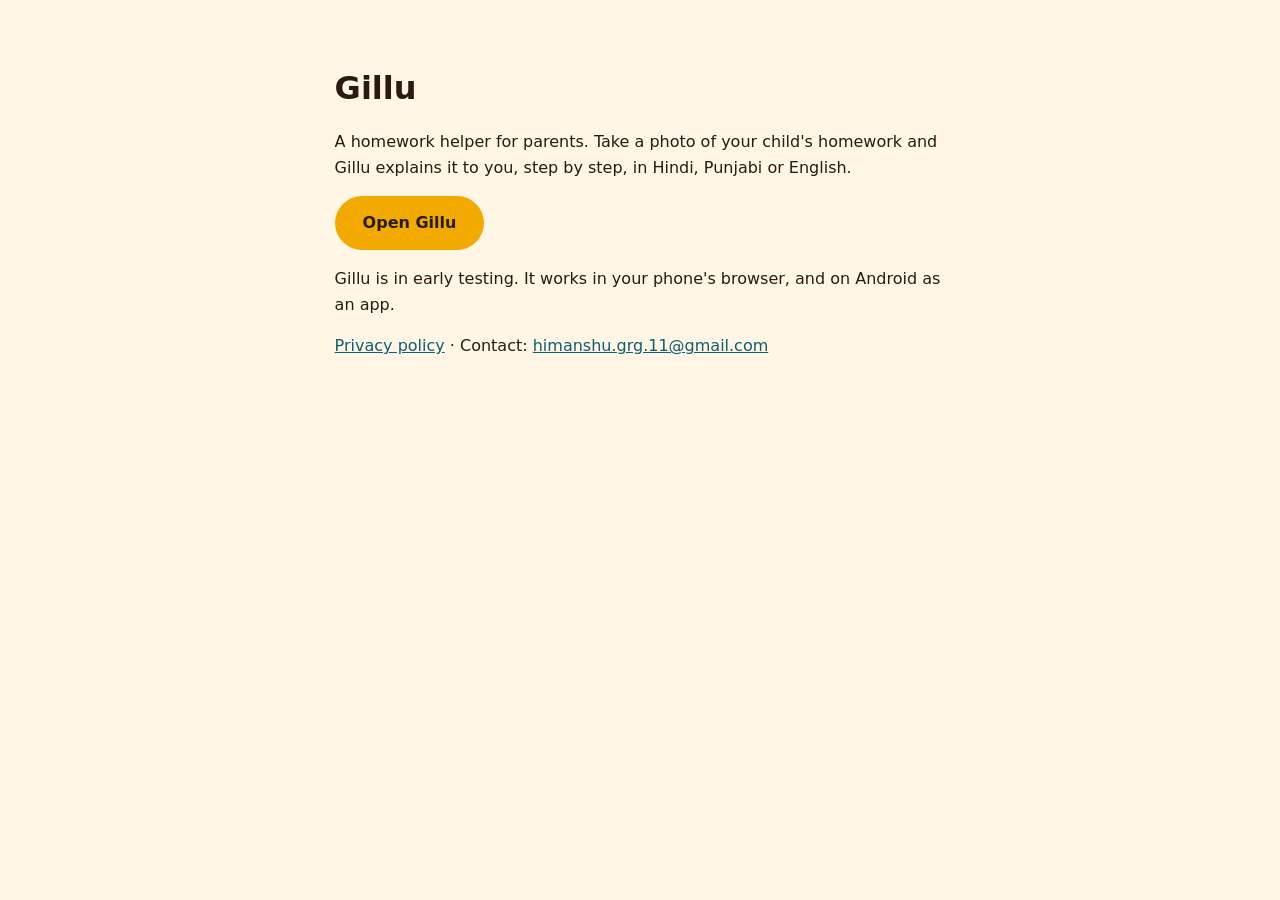
<file: index.html>
<!doctype html>
<html lang="en">
<head>
<meta charset="utf-8">
<meta name="viewport" content="width=device-width, initial-scale=1">
<title>Gillu</title>
<style>
  body { font-family: system-ui, sans-serif; background: #FFF6E5; color: #2A1A10; line-height: 1.6; margin: 0 }
  main { max-width: 60ch; margin: 0 auto; padding: 48px 16px }
  h1 { font-size: 32px; line-height: 1.2 } a { color: #0E5E6F }
</style>
</head>
<body>
<main>
<h1>Gillu</h1>
<p>A homework helper for parents. Take a photo of your child's homework and Gillu explains it to you, step by step, in Hindi, Punjabi or English.</p>
<p><a href="app/" style="display:inline-block;background:#F2A900;color:#2A1A10;font-weight:700;padding:14px 28px;border-radius:28px;text-decoration:none">Open Gillu</a></p>
<p>Gillu is in early testing. It works in your phone's browser, and on Android as an app.</p>
<p><a href="privacy.html">Privacy policy</a> · Contact: <a href="mailto:himanshu.grg.11@gmail.com">himanshu.grg.11@gmail.com</a></p>
</main>
</body>
</html>
</file>
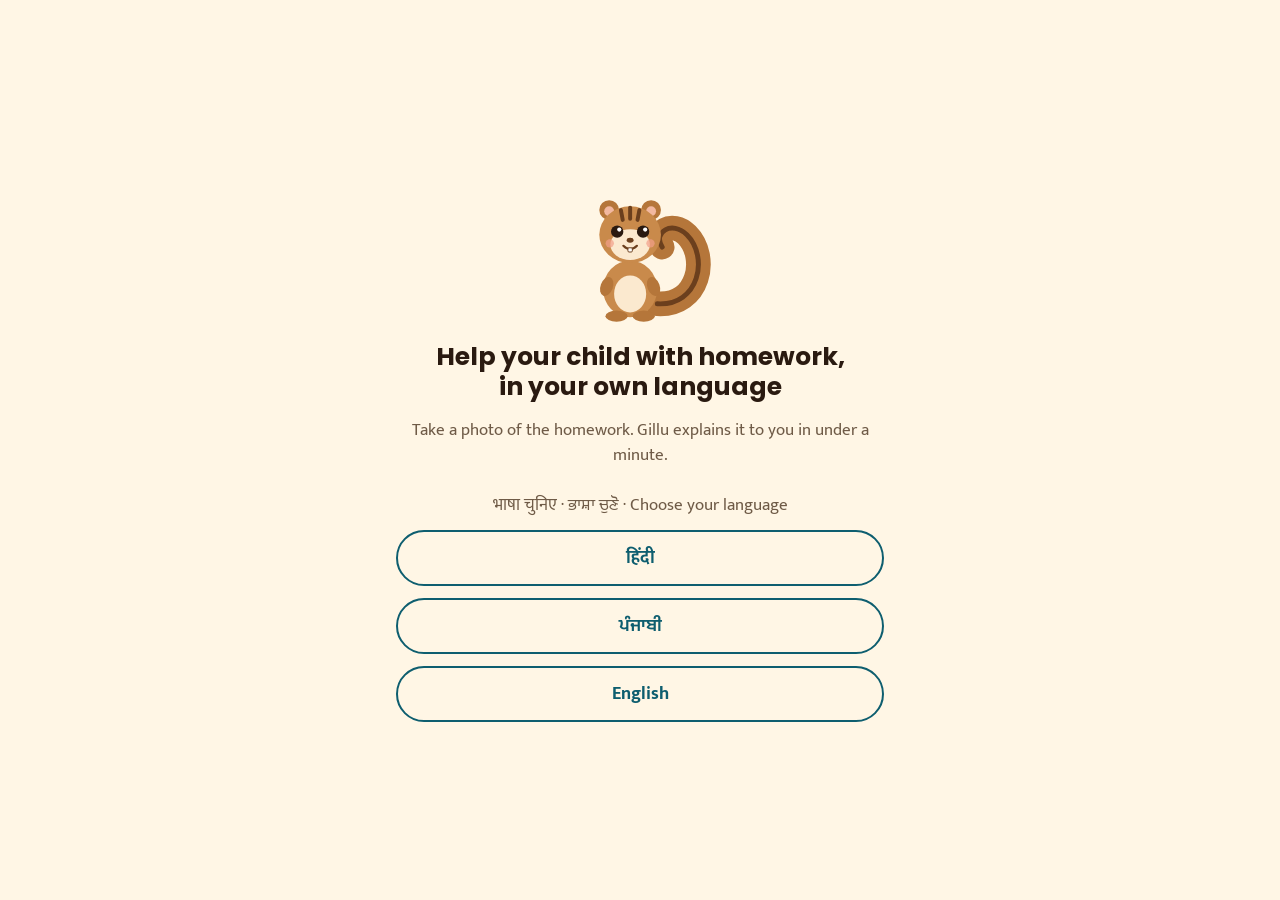
<file: app/index.html>
<!doctype html>
<html lang="en">
<head>
<meta charset="utf-8">
<meta name="viewport" content="width=device-width, initial-scale=1, viewport-fit=cover">
<meta name="theme-color" content="#FFF6E5" media="(prefers-color-scheme: light)">
<meta name="theme-color" content="#1B120B" media="(prefers-color-scheme: dark)">
<title>Gillu</title>
<link rel="stylesheet" href="fonts.css">
<link rel="stylesheet" href="styles.css">
</head>
<body>
<svg width="0" height="0" style="position:absolute" aria-hidden="true">
  <symbol id="gillu-head" viewBox="0 0 64 64">
    <circle cx="15" cy="16" r="8" fill="#B5763A"/><circle cx="15" cy="17" r="4" fill="#F2B8A0"/>
    <circle cx="49" cy="16" r="8" fill="#B5763A"/><circle cx="49" cy="17" r="4" fill="#F2B8A0"/>
    <ellipse cx="32" cy="36" rx="25" ry="23" fill="#C98A4B"/>
    <g stroke="#6B3F1D" stroke-width="3.2" stroke-linecap="round" fill="none"><path d="M32 14v9"/><path d="M24.5 16l1.5 8"/><path d="M39.5 16l-1.5 8"/></g>
    <ellipse cx="32" cy="44" rx="16" ry="12.5" fill="#FBE9CF"/>
    <circle cx="21.5" cy="33.5" r="5" fill="#2A1A10"/><circle cx="23.2" cy="31.8" r="1.7" fill="#FFFFFF"/>
    <circle cx="42.5" cy="33.5" r="5" fill="#2A1A10"/><circle cx="44.2" cy="31.8" r="1.7" fill="#FFFFFF"/>
    <circle cx="15.5" cy="43" r="3.4" fill="#F2A08A" opacity=".7"/><circle cx="48.5" cy="43" r="3.4" fill="#F2A08A" opacity=".7"/>
    <ellipse cx="32" cy="40.5" rx="2.8" ry="2" fill="#6B3F1D"/>
    <path d="M26.5 45q5.5 5.5 11 0" stroke="#6B3F1D" stroke-width="1.8" stroke-linecap="round" fill="none"/>
    <rect x="30.2" y="46.6" width="3.6" height="3.4" rx=".9" fill="#FFFFFF" stroke="#6B3F1D" stroke-width=".8"/>
  </symbol>
  <symbol id="gillu-full" viewBox="0 0 120 120">
    <path d="M74 102C108 104 116 64 98 46C86 34 70 44 78 56" stroke="#B5763A" stroke-width="20" stroke-linecap="round" fill="none"/>
    <path d="M74 102C108 104 116 64 98 46C86 34 70 44 78 56" stroke="#6B3F1D" stroke-width="4" stroke-linecap="round" fill="none"/>
    <ellipse cx="52" cy="90" rx="22" ry="23" fill="#C98A4B"/>
    <ellipse cx="52" cy="94" rx="13" ry="15" fill="#FBE9CF"/>
    <ellipse cx="41" cy="112" rx="9" ry="4.5" fill="#B5763A"/><ellipse cx="63" cy="112" rx="9" ry="4.5" fill="#B5763A"/>
    <ellipse cx="33" cy="88" rx="5" ry="8" fill="#B5763A" transform="rotate(20 33 88)"/><ellipse cx="71" cy="88" rx="5" ry="8" fill="#B5763A" transform="rotate(-20 71 88)"/>
    <use href="#gillu-head" x="20" y="10" width="64" height="64"/>
  </symbol>
</svg>
<main id="app" aria-live="polite"></main>
<input type="file" id="file-camera" accept="image/*" capture="environment" hidden>
<input type="file" id="file-gallery" accept="image/*" hidden>
<script src="vendor/supabase.js"></script>
<script src="js/config.js"></script>
<script src="js/i18n.js"></script>
<script src="js/pictures.js"></script>
<script src="js/app.js"></script>
</body>
</html>
</file>
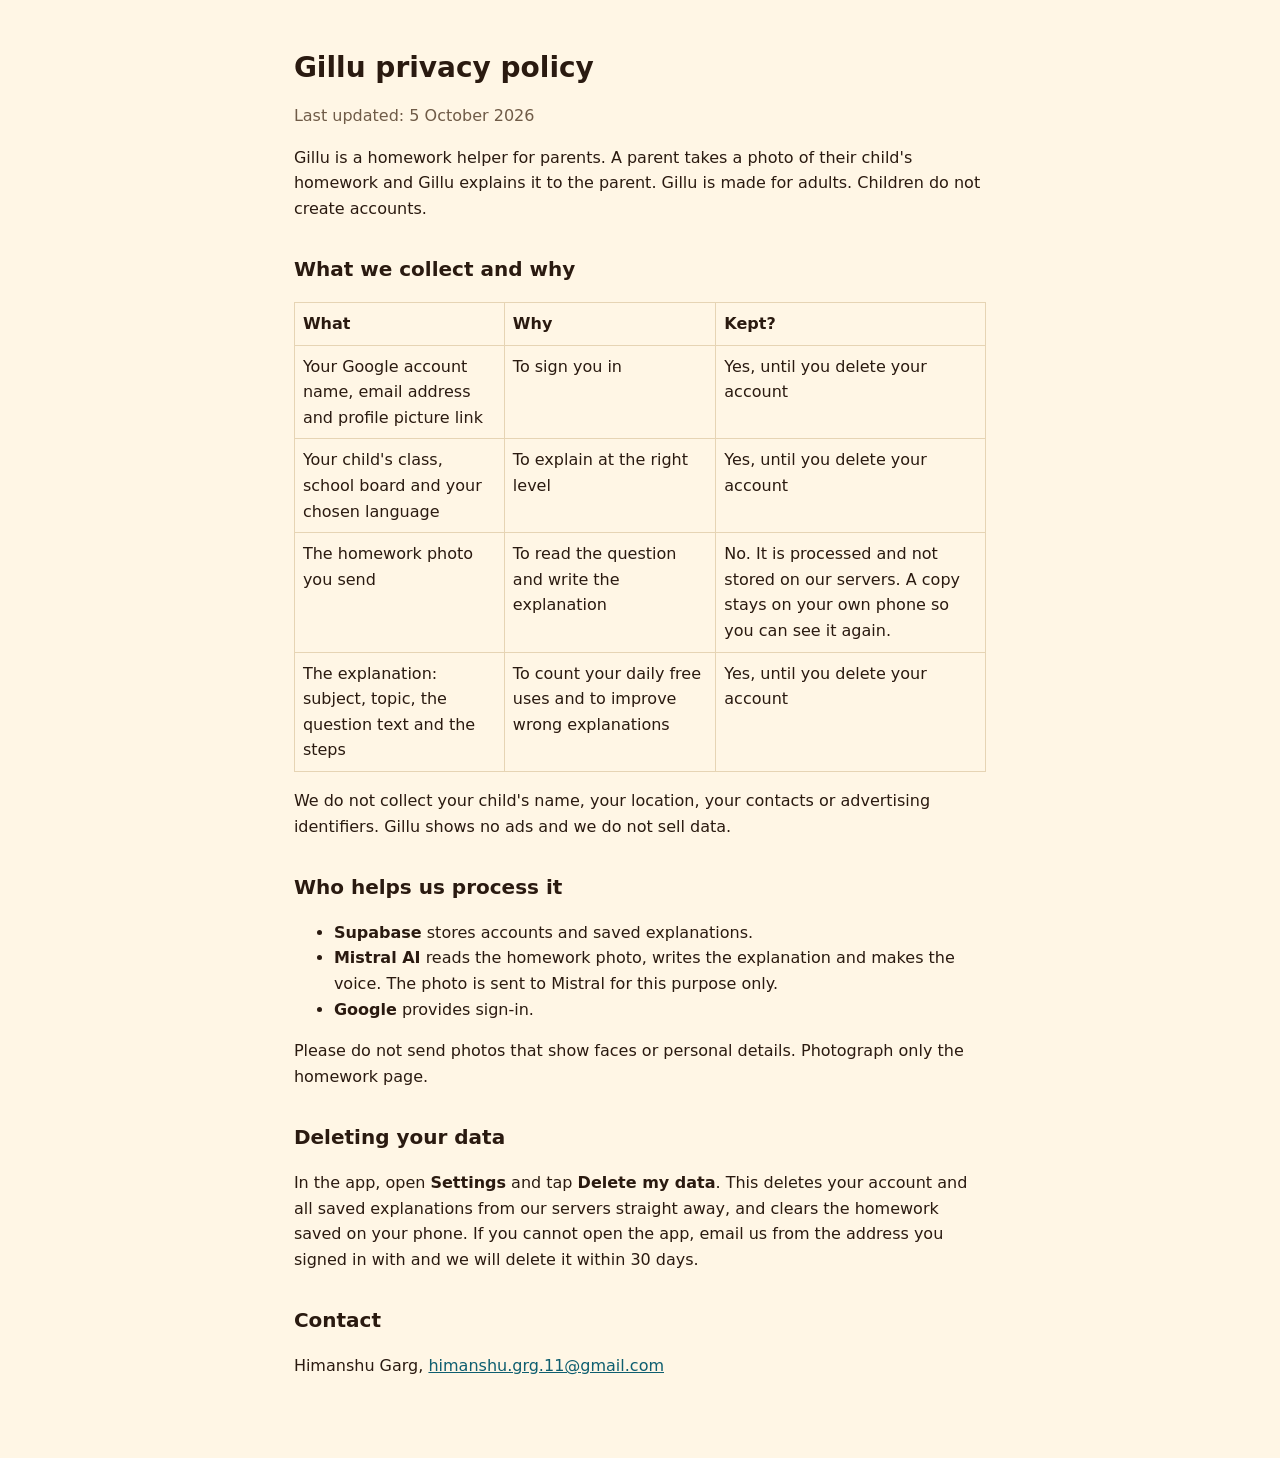
<file: privacy.html>
<!doctype html>
<html lang="en">
<head>
<meta charset="utf-8">
<meta name="viewport" content="width=device-width, initial-scale=1">
<title>Gillu privacy policy</title>
<style>
  body { font-family: system-ui, sans-serif; background: #FFF6E5; color: #2A1A10; line-height: 1.6; margin: 0 }
  main { max-width: 68ch; margin: 0 auto; padding: 32px 16px 64px }
  h1 { font-size: 28px; line-height: 1.2 } h2 { font-size: 20px; margin-top: 32px }
  a { color: #0E5E6F } table { border-collapse: collapse; width: 100% } td, th { border: 1px solid #E6D4B4; padding: 8px; text-align: left; vertical-align: top }
  .muted { color: #6F5B47 }
</style>
</head>
<body>
<main>
<h1>Gillu privacy policy</h1>
<p class="muted">Last updated: 5 October 2026</p>
<p>Gillu is a homework helper for parents. A parent takes a photo of their child's homework and Gillu explains it to the parent. Gillu is made for adults. Children do not create accounts.</p>

<h2>What we collect and why</h2>
<table>
<tr><th>What</th><th>Why</th><th>Kept?</th></tr>
<tr><td>Your Google account name, email address and profile picture link</td><td>To sign you in</td><td>Yes, until you delete your account</td></tr>
<tr><td>Your child's class, school board and your chosen language</td><td>To explain at the right level</td><td>Yes, until you delete your account</td></tr>
<tr><td>The homework photo you send</td><td>To read the question and write the explanation</td><td>No. It is processed and not stored on our servers. A copy stays on your own phone so you can see it again.</td></tr>
<tr><td>The explanation: subject, topic, the question text and the steps</td><td>To count your daily free uses and to improve wrong explanations</td><td>Yes, until you delete your account</td></tr>
</table>
<p>We do not collect your child's name, your location, your contacts or advertising identifiers. Gillu shows no ads and we do not sell data.</p>

<h2>Who helps us process it</h2>
<ul>
<li><strong>Supabase</strong> stores accounts and saved explanations.</li>
<li><strong>Mistral AI</strong> reads the homework photo, writes the explanation and makes the voice. The photo is sent to Mistral for this purpose only.</li>
<li><strong>Google</strong> provides sign-in.</li>
</ul>
<p>Please do not send photos that show faces or personal details. Photograph only the homework page.</p>

<h2>Deleting your data</h2>
<p>In the app, open <strong>Settings</strong> and tap <strong>Delete my data</strong>. This deletes your account and all saved explanations from our servers straight away, and clears the homework saved on your phone. If you cannot open the app, email us from the address you signed in with and we will delete it within 30 days.</p>

<h2>Contact</h2>
<p>Himanshu Garg, <a href="mailto:himanshu.grg.11@gmail.com">himanshu.grg.11@gmail.com</a></p>
</main>
</body>
</html>
</file>
<file: app/fonts.css>
@font-face{font-family:"Mukta";src:url("fonts/mukta-latin-400-normal.woff2") format("woff2");font-weight:400;font-display:swap;unicode-range:U+0000-00FF,U+0131,U+2000-206F,U+20AC,U+2122,U+2191,U+2193,U+2212,U+2215,U+25A1,U+2260}
@font-face{font-family:"Mukta";src:url("fonts/mukta-devanagari-400-normal.woff2") format("woff2");font-weight:400;font-display:swap;unicode-range:U+0900-097F,U+1CD0-1CF9,U+200C-200D,U+20B9,U+25CC,U+A830-A839,U+A8E0-A8FF}
@font-face{font-family:"Mukta Mahee";src:url("fonts/mukta-mahee-gurmukhi-400-normal.woff2") format("woff2");font-weight:400;font-display:swap;unicode-range:U+0951-0952,U+0964-0965,U+0A01-0A76,U+200C-200D,U+20B9,U+25CC,U+262C,U+A830-A839}
@font-face{font-family:"Mukta";src:url("fonts/mukta-latin-500-normal.woff2") format("woff2");font-weight:500;font-display:swap;unicode-range:U+0000-00FF,U+0131,U+2000-206F,U+20AC,U+2122,U+2191,U+2193,U+2212,U+2215,U+25A1,U+2260}
@font-face{font-family:"Mukta";src:url("fonts/mukta-devanagari-500-normal.woff2") format("woff2");font-weight:500;font-display:swap;unicode-range:U+0900-097F,U+1CD0-1CF9,U+200C-200D,U+20B9,U+25CC,U+A830-A839,U+A8E0-A8FF}
@font-face{font-family:"Mukta Mahee";src:url("fonts/mukta-mahee-gurmukhi-500-normal.woff2") format("woff2");font-weight:500;font-display:swap;unicode-range:U+0951-0952,U+0964-0965,U+0A01-0A76,U+200C-200D,U+20B9,U+25CC,U+262C,U+A830-A839}
@font-face{font-family:"Mukta";src:url("fonts/mukta-latin-700-normal.woff2") format("woff2");font-weight:700;font-display:swap;unicode-range:U+0000-00FF,U+0131,U+2000-206F,U+20AC,U+2122,U+2191,U+2193,U+2212,U+2215,U+25A1,U+2260}
@font-face{font-family:"Mukta";src:url("fonts/mukta-devanagari-700-normal.woff2") format("woff2");font-weight:700;font-display:swap;unicode-range:U+0900-097F,U+1CD0-1CF9,U+200C-200D,U+20B9,U+25CC,U+A830-A839,U+A8E0-A8FF}
@font-face{font-family:"Mukta Mahee";src:url("fonts/mukta-mahee-gurmukhi-700-normal.woff2") format("woff2");font-weight:700;font-display:swap;unicode-range:U+0951-0952,U+0964-0965,U+0A01-0A76,U+200C-200D,U+20B9,U+25CC,U+262C,U+A830-A839}
@font-face{font-family:"Poppins";src:url("fonts/poppins-latin-600-normal.woff2") format("woff2");font-weight:600;font-display:swap;unicode-range:U+0000-00FF,U+0131,U+2000-206F,U+20AC,U+2122,U+2191,U+2193,U+2212,U+2215,U+25A1,U+2260}
@font-face{font-family:"Poppins";src:url("fonts/poppins-devanagari-600-normal.woff2") format("woff2");font-weight:600;font-display:swap;unicode-range:U+0900-097F,U+1CD0-1CF9,U+200C-200D,U+20B9,U+25CC,U+A830-A839,U+A8E0-A8FF}
@font-face{font-family:"Poppins";src:url("fonts/poppins-latin-700-normal.woff2") format("woff2");font-weight:700;font-display:swap;unicode-range:U+0000-00FF,U+0131,U+2000-206F,U+20AC,U+2122,U+2191,U+2193,U+2212,U+2215,U+25A1,U+2260}
@font-face{font-family:"Poppins";src:url("fonts/poppins-devanagari-700-normal.woff2") format("woff2");font-weight:700;font-display:swap;unicode-range:U+0900-097F,U+1CD0-1CF9,U+200C-200D,U+20B9,U+25CC,U+A830-A839,U+A8E0-A8FF}
</file>
<file: app/styles.css>
/* Gillu app. Parent mode: calm cream and ink, one marigold action per screen. See ../../DESIGN-LANGUAGE.md */
:root {
  --bg: #FFF6E5; --surface: #FFFDF8; --ink: #2A1A10; --muted: #6F5B47; --line: #E6D4B4;
  --hero: #F2A900; --hero-soft: #FFE6A8; --on-hero: #2A1A10;
  --teal: #0E5E6F; --teal-soft: #D3E8EB; --alert: #C4203A; --faint: #8C7A66;
  --display: "Poppins", "Mukta", "Mukta Mahee", system-ui, sans-serif;
  --body: "Mukta", "Mukta Mahee", system-ui, sans-serif;
  color-scheme: light;
}
@media (prefers-color-scheme: dark) {
  :root {
    --bg: #1B120B; --surface: #2B1E14; --ink: #F8ECD9; --muted: #C2AC8F; --line: #4A3722;
    --hero: #F7B824; --hero-soft: #57400F; --on-hero: #2A1A10;
    --teal: #6CC3D4; --teal-soft: #133F49; --alert: #F2647A; --faint: #A8937A;
    color-scheme: dark;
  }
}
* { box-sizing: border-box; margin: 0; -webkit-tap-highlight-color: transparent }
[hidden] { display: none !important }
html, body { height: 100% }
body { background: var(--bg); color: var(--ink); font-family: var(--body); font-size: 17px; line-height: 1.5; overscroll-behavior: none }
button { font: inherit; color: inherit; cursor: pointer; border: 0; background: none }
button:focus-visible, a:focus-visible, label:focus-within { outline: 3px solid var(--teal); outline-offset: 2px }
h1, h2 { font-family: var(--display); line-height: 1.2; text-wrap: balance }
h1 { font-size: 25px; font-weight: 700 }
h2 { font-size: 20px; font-weight: 600 }
.muted { color: var(--muted) }
.small { font-size: 14px }

#app { height: 100%; max-width: 520px; margin-inline: auto; display: flex; flex-direction: column;
  padding: env(safe-area-inset-top, 0px) 0 env(safe-area-inset-bottom, 0px) }
.screen { flex: 1; min-height: 0; display: flex; flex-direction: column; gap: 24px; padding: 24px 16px; overflow-y: auto }
.screen.center { justify-content: center }
.grow { flex: 1 }
.stack { display: flex; flex-direction: column; gap: 12px }
.stack.tight { gap: 4px }

/* buttons */
.btn { min-height: 56px; border-radius: 28px; padding: 12px 24px; font-weight: 700; font-size: 18px; display: flex; align-items: center; justify-content: center; gap: 12px; width: 100%; text-align: center }
.btn.primary { background: var(--hero); color: var(--on-hero) }
.btn.primary:active { filter: brightness(.94) }
.btn.outline { border: 2px solid var(--teal); color: var(--teal) }
.btn.outline:active { background: var(--teal-soft) }
.btn.text { min-height: 48px; color: var(--teal); font-size: 16px; width: auto; align-self: center; padding-inline: 16px }
.btn.danger { color: var(--alert) }
.btn svg { width: 26px; height: 26px; flex: none }
.btn[disabled] { opacity: .5 }
.iconbtn { width: 48px; height: 48px; border-radius: 50%; display: grid; place-items: center; color: var(--ink); flex: none }
.iconbtn:active { background: var(--hero-soft) }
.iconbtn[disabled] { opacity: .3 }
.iconbtn svg { width: 26px; height: 26px }

/* welcome + sign in */
.hero { display: flex; flex-direction: column; align-items: center; text-align: center; gap: 16px }
.hero svg.gillu { width: 148px; height: 148px }
.choices { display: grid; gap: 12px }
.chips { display: flex; flex-wrap: wrap; gap: 8px }
.chip { min-height: 48px; min-width: 56px; padding: 8px 16px; border-radius: 24px; border: 2px solid var(--line); background: var(--surface); font-weight: 700 }
.chip[aria-pressed="true"] { border-color: var(--hero); background: var(--hero-soft) }
.field { min-height: 52px; border-radius: 12px; border: 2px solid var(--line); background: var(--surface); color: var(--ink); font: inherit; padding: 8px 16px; width: 100% }
.field:focus-visible { outline: 3px solid var(--teal); outline-offset: 2px }
.gmark { width: 24px; height: 24px; flex: none }

/* top bars */
.bar { display: flex; align-items: center; gap: 8px; min-height: 48px }
.bar h1, .bar h2 { flex: 1; min-width: 0 }
.bar .one { white-space: nowrap; overflow: hidden; text-overflow: ellipsis }
.bar .who { display: flex; align-items: center; gap: 12px; flex: 1; min-width: 0 }
.avatar { width: 48px; height: 48px; border-radius: 50%; background: var(--hero-soft); display: grid; place-items: center; flex: none }
.avatar svg { width: 40px; height: 40px }

/* home */
.cta { background: var(--surface); border: 2px solid var(--line); border-radius: 24px; padding: 24px 16px; display: flex; flex-direction: column; gap: 12px; align-items: stretch; text-align: center }
.list { display: flex; flex-direction: column; gap: 8px }
.item { display: grid; grid-template-columns: 56px minmax(0, 1fr) auto; gap: 12px; align-items: center; background: var(--surface); border: 1px solid var(--line); border-radius: 16px; padding: 8px 12px 8px 8px; text-align: left; width: 100%; min-height: 72px }
.item img { width: 56px; height: 56px; border-radius: 10px; object-fit: cover; background: var(--line) }
.item b { display: block; font-weight: 700; overflow: hidden; text-overflow: ellipsis; white-space: nowrap }
.item span { font-size: 14px; color: var(--muted) }
.item svg { width: 20px; height: 20px; color: var(--muted) }
.empty { border: 2px dashed var(--line); border-radius: 16px; padding: 24px 16px; text-align: center; color: var(--muted) }

/* working */
.shot { width: 100%; max-height: 36vh; object-fit: contain; border-radius: 16px; background: var(--line) }
.stages { display: flex; flex-direction: column; gap: 12px }
.stage { display: grid; grid-template-columns: 28px minmax(0, 1fr); gap: 12px; align-items: center; color: var(--muted) }
.stage i { width: 28px; height: 28px; border-radius: 50%; border: 2px solid var(--line); display: grid; place-items: center }
.stage i svg { width: 16px; height: 16px; opacity: 0 }
.stage.now { color: var(--ink); font-weight: 700 }
.stage.now i { border-color: var(--hero); border-top-color: transparent; animation: spin 1s linear infinite }
.stage.done { color: var(--ink) }
.stage.done i { background: var(--hero); border-color: var(--hero) }
.stage.done i svg { opacity: 1 }
@keyframes spin { to { transform: rotate(360deg) } }
.thinking svg.gillu { width: 96px; height: 96px; animation: bob 1.2s ease-in-out infinite alternate }
@keyframes bob { to { transform: translateY(-6px) rotate(-3deg) } }

/* player */
#player { padding: 12px 16px 16px; gap: 12px; overflow: hidden }
.dots { display: flex; gap: 6px; flex: none }
.dots i { width: 24px; height: 6px; border-radius: 3px; background: var(--line) }
.dots i.on { background: var(--hero) }
.photo { height: 15vh; min-height: 88px; border-radius: 16px; background: var(--line); overflow: hidden; flex: none; padding: 0; width: 100% }
.photo img { width: 100%; height: 100%; object-fit: contain; display: block }
.photo.big { height: 58vh }
.board { flex: 1; min-height: 0; background: #FFFDF8; color: #2A1A10; border: 2px solid var(--line); border-radius: 16px; padding: 12px 16px; display: flex; align-items: center; gap: 12px; overflow: hidden }
.board .lines { flex: 1; min-width: 0; display: flex; flex-direction: column; justify-content: center; gap: 6px }
.board .line { font-family: var(--display); font-weight: 600; font-size: var(--bs, 26px); line-height: 1.25; color: #8C7A66; display: flex; align-items: center; gap: .3em; white-space: nowrap; padding-left: 14px; position: relative }
.board .line.now { color: #0E5E6F }
.board .line.now::before { content: ""; position: absolute; left: 0; top: .15em; bottom: .15em; width: 7px; border-radius: 4px; background: #F2A900 }
.board .fr { display: inline-flex; flex-direction: column; align-items: center; font-size: .82em; line-height: 1.05 }
.board .fr i { font-style: normal; padding: 0 .18em }
.board .fr i:first-child { border-bottom: .09em solid currentColor }
.board .box { display: inline-grid; place-items: center; min-width: 1.5em; height: 1.5em; border: 3px solid #F2A900; border-radius: 8px; background: #FFE6A8; color: #2A1A10; font-size: .85em }
.board svg.pic { width: 100%; height: auto; display: block }
.board #pic { width: 50%; max-width: 240px; flex: none }
.board.nopic #pic { display: none }
.cap { min-height: 5.6em; background: #2A1A10; color: #FFF6E5; border-radius: 16px; padding: 12px 16px; font-size: 19px; font-weight: 500; line-height: 1.4; display: flex; align-items: center; flex: none }
.unsure { text-align: center; border: 2px solid var(--alert); border-radius: 12px; padding: 8px 12px; flex: none }
.controls { display: flex; align-items: center; justify-content: center; gap: 24px; flex: none }
.playbtn { width: 72px; height: 72px; border-radius: 50%; background: var(--hero); color: var(--on-hero); display: grid; place-items: center }
.playbtn svg { width: 32px; height: 32px }
.playbtn:active { filter: brightness(.94) }

/* questions */
.q { display: grid; grid-template-columns: minmax(0, 1fr) auto; gap: 12px; align-items: center; background: var(--surface); border: 1px solid var(--line); border-radius: 16px; padding: 16px }
.q p { font-size: 18px }
.tick { min-width: 48px; min-height: 48px; border-radius: 24px; border: 2px solid var(--line); display: grid; place-items: center; padding: 0 12px; font-size: 14px; font-weight: 700; color: var(--muted) }
.tick svg { width: 20px; height: 20px; display: none }
.tick[aria-pressed="true"] { background: var(--hero); border-color: var(--hero); color: var(--on-hero) }
.tick[aria-pressed="true"] svg { display: block }
.tick[aria-pressed="true"] span { display: none }
.note { background: var(--teal-soft); border-radius: 16px; padding: 16px; display: flex; flex-direction: column; gap: 4px }
.note b { font-family: var(--display); font-weight: 600; color: var(--teal) }

/* settings + messages */
.row { display: flex; flex-direction: column; gap: 8px }
.row > label, .row > .label { font-weight: 700 }
.banner { border-radius: 16px; padding: 16px; background: var(--surface); border: 2px solid var(--alert); display: flex; flex-direction: column; gap: 8px }
.confirm { border-radius: 16px; padding: 16px; background: var(--surface); border: 2px solid var(--line); display: flex; flex-direction: column; gap: 12px }
.toast { position: fixed; left: 16px; right: 16px; bottom: calc(24px + env(safe-area-inset-bottom, 0px)); margin-inline: auto; max-width: 480px; background: #2A1A10; color: #FFF6E5; border-radius: 16px; padding: 12px 16px; text-align: center; z-index: 5 }

@media (prefers-reduced-motion: reduce) { *, *::before, *::after { animation: none !important; transition: none !important } }
</file>
